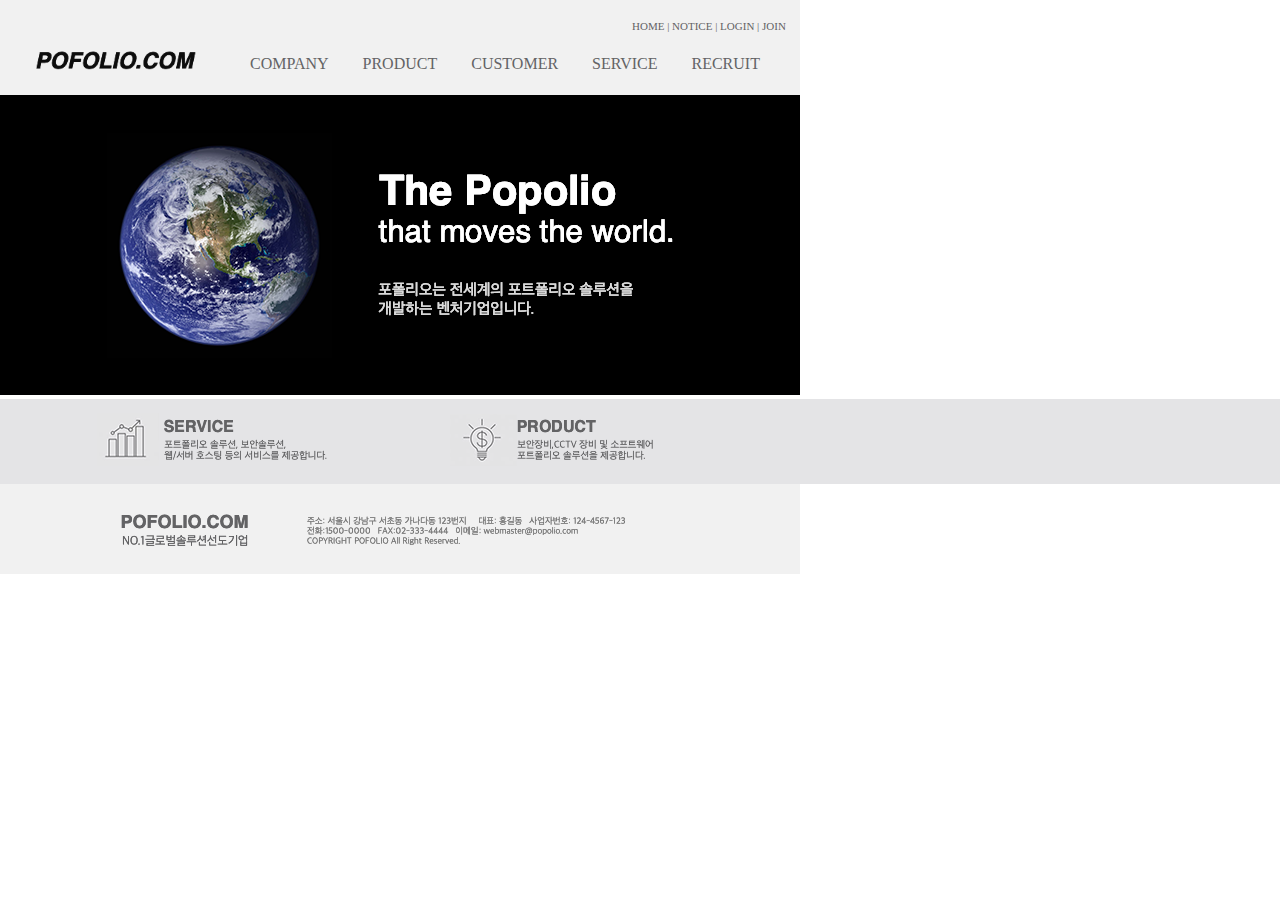
<file: pofolio.html>
<!DOCTYPE html>
<html>
<head>
<meta charset="utf-8">
<style>
* {
    margin:0;
    padding:0;
}

#header {
    width:800px;
    height:95px;
    position:relative;
    background-color:#f1f1f1;
}
#logo {
    position:absolute;
    top:30px;
    left:30px;
}
#top_menu {
    position:absolute;
    top:20px;
    left:632px;
    font-size: 11px;
    color:#636365;
}
#main_menu {
    position:absolute;
    top:55px;
    left:220px;
    font-size:16px;
    color:#636365;
}
#main_menu li {
    display:inline;
    margin-left:30px;
}
#content ul {
    background-color:#e4e4e6;
}
#content li {
    background-color:#e4e4e6;
    display:inline;
    margin-left:60px;
}
#footer {
    width:800px;
    height:90px;
    background-color:#f1f1f1;
}
#footer img {
    margin:10px 0 0 60px;
}
</style>
</head>
<body>
<div id="header">
  <div id="logo"><a href="web_aw_w.html"><img src="./img_f/logo_4_1.png" height="60px"></a></div>
  <div id="top_menu">HOME | NOTICE | LOGIN | JOIN</div>
    <ul id="main_menu">
      <li>COMPANY</li>
      <li>PRODUCT</li>
      <li>CUSTOMER</li>
      <li>SERVICE</li>
      <li>RECRUIT</li>
    </ul>
  </div>
  <div id="content">
  <img src="./img_f/main_img.png">
    <ul>
      <li><img src="./img_f/banner_1.png"></li>
      <li><img src="./img_f/banner_2.png"></li>
    </ul>
  </div>
  <div id="footer">
    <img src="./img_f/footer.png">
  </div>
</body>
</html>
</file>
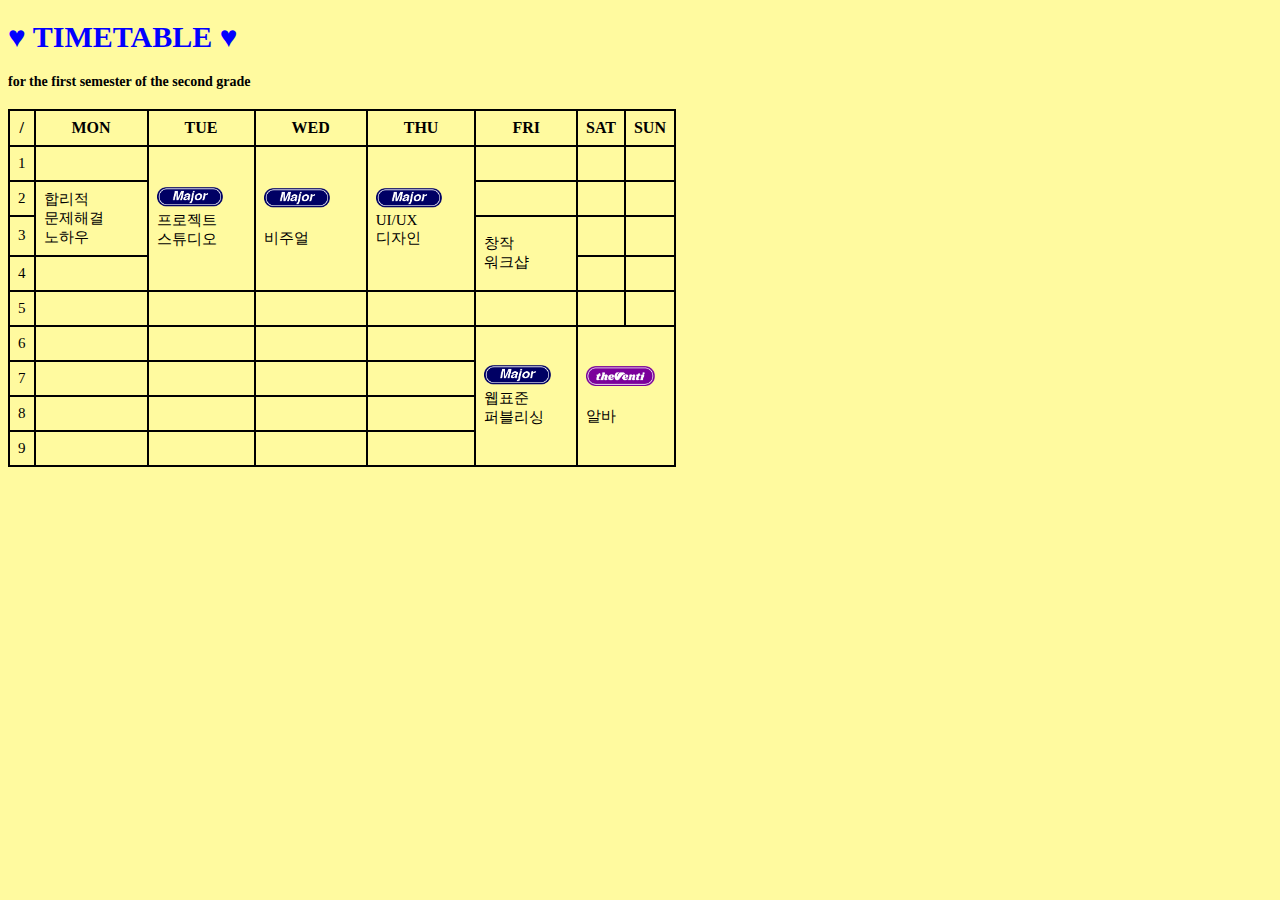
<file: timetable.html>
<!DOCTYPE html><!--22061092 이정수-->
<html lang="en" dir="ltr">
  <head>
    <meta charset="utf-8">

    <style>
      body{
        bg-color: #fffa9f;
      }
      table, tr, td{
        text align: center;
        border: solid 2px black;
        border-collapse: collapse;
        padding: 8px;
        font-size: 15px;
      }
      th{
        text align: center;
        border: solid 2px black;
        border-collapse: collapse;
        padding: 8px;
        font-size: 16px;
      }
      h1{
        text align: center;
        color: #0200ff;
        font-famliy: Helvetica;
        font-weight: Bold;
        font-size: 30px;
      }
      h4{
        text align: center;
        font-famliy: Helvetica;
        font-weight: BoldOblique;
        font-size: 14px;
      }
      a:hover{
        color: #white;
      }
      a{
        text-decoration: none;
          color:#0200ff;
      }
    </style>

    <title>22061092 이정수 시간표</title>

  </head>
  <body bgcolor="#fffa9f">
    <a href="web_aw_w.html"><h1>♥ TIMETABLE ♥</h1></a>
    <h4> for the first semester of the second grade</h4>

    <table>
      <tr>
        <th>/</th>
        <th>&nbsp;&nbsp;&nbsp;&nbsp;&nbsp;&nbsp;&nbsp;MON&nbsp;&nbsp;&nbsp;&nbsp;&nbsp;&nbsp;&nbsp;</th>
        <th>&nbsp;&nbsp;&nbsp;&nbsp;&nbsp;&nbsp;&nbsp;TUE&nbsp;&nbsp;&nbsp;&nbsp;&nbsp;&nbsp;&nbsp;</th>
        <th>&nbsp;&nbsp;&nbsp;&nbsp;&nbsp;&nbsp;&nbsp;WED&nbsp;&nbsp;&nbsp;&nbsp;&nbsp;&nbsp;&nbsp;</th>
        <th>&nbsp;&nbsp;&nbsp;&nbsp;&nbsp;&nbsp;&nbsp;THU&nbsp;&nbsp;&nbsp;&nbsp;&nbsp;&nbsp;&nbsp;</th>
        <th>&nbsp;&nbsp;&nbsp;&nbsp;&nbsp;&nbsp;&nbsp;FRI&nbsp;&nbsp;&nbsp;&nbsp;&nbsp;&nbsp;&nbsp;</th>
        <th>SAT</th>
        <th>SUN</th>
      </tr>
      <tr>
        <td>1</td>
        <td></td>
        <td rowspan="4"><img src="./img_f/b_major.png" height="20"><br>프로젝트<br>스튜디오</td>
        <td rowspan="4"><img src="./img_f/b_major.png" height="20"><br><br>비주얼</td>
        <td rowspan="4"><img src="./img_f/b_major.png" height="20"><br>UI/UX<br>디자인</td>
        <td></td>
        <td></td>
        <td></td>
      </tr>
      <tr>
        <td>2</td>
        <td rowspan="2">합리적<br>문제해결<br>노하우</td>
        <td></td>
        <td></td>
        <td></td>
      </tr>
      <tr>
        <td>3</td>
        <td rowspan="2">창작<br>워크샵</td>
        <td></td>
        <td></td>
      </tr>
      <tr>
        <td>4</td>
        <td></td>
        <td></td>
        <td></td>
      </tr>
      <tr>
        <td>5</td>
        <td></td>
        <td></td>
        <td></td>
        <td></td>
        <td></td>
        <td></td>
        <td></td>
      </tr>
      <tr>
        <td>6</td>
        <td></td>
        <td></td>
        <td></td>
        <td></td>
        <td rowspan="4"><img src="./img_f/b_major.png" height="20"><br>웹표준<br>퍼블리싱</td>
        <td rowspan="4" colspan="2"><img src="./img_f/b_the venti.png" height="20"><br><br>알바</td>

      </tr>
      <tr>
        <td>7</td>
        <td></td>
        <td></td>
        <td></td>
        <td></td>

      </tr>
      <tr>
        <td>8</td>
        <td></td>
        <td></td>
        <td></td>
        <td></td>

      </tr>
      <tr>
        <td>9</td>
        <td></td>
        <td></td>
        <td></td>
        <td></td>

      </tr>

    </table>
  </body>
</html>
</file>
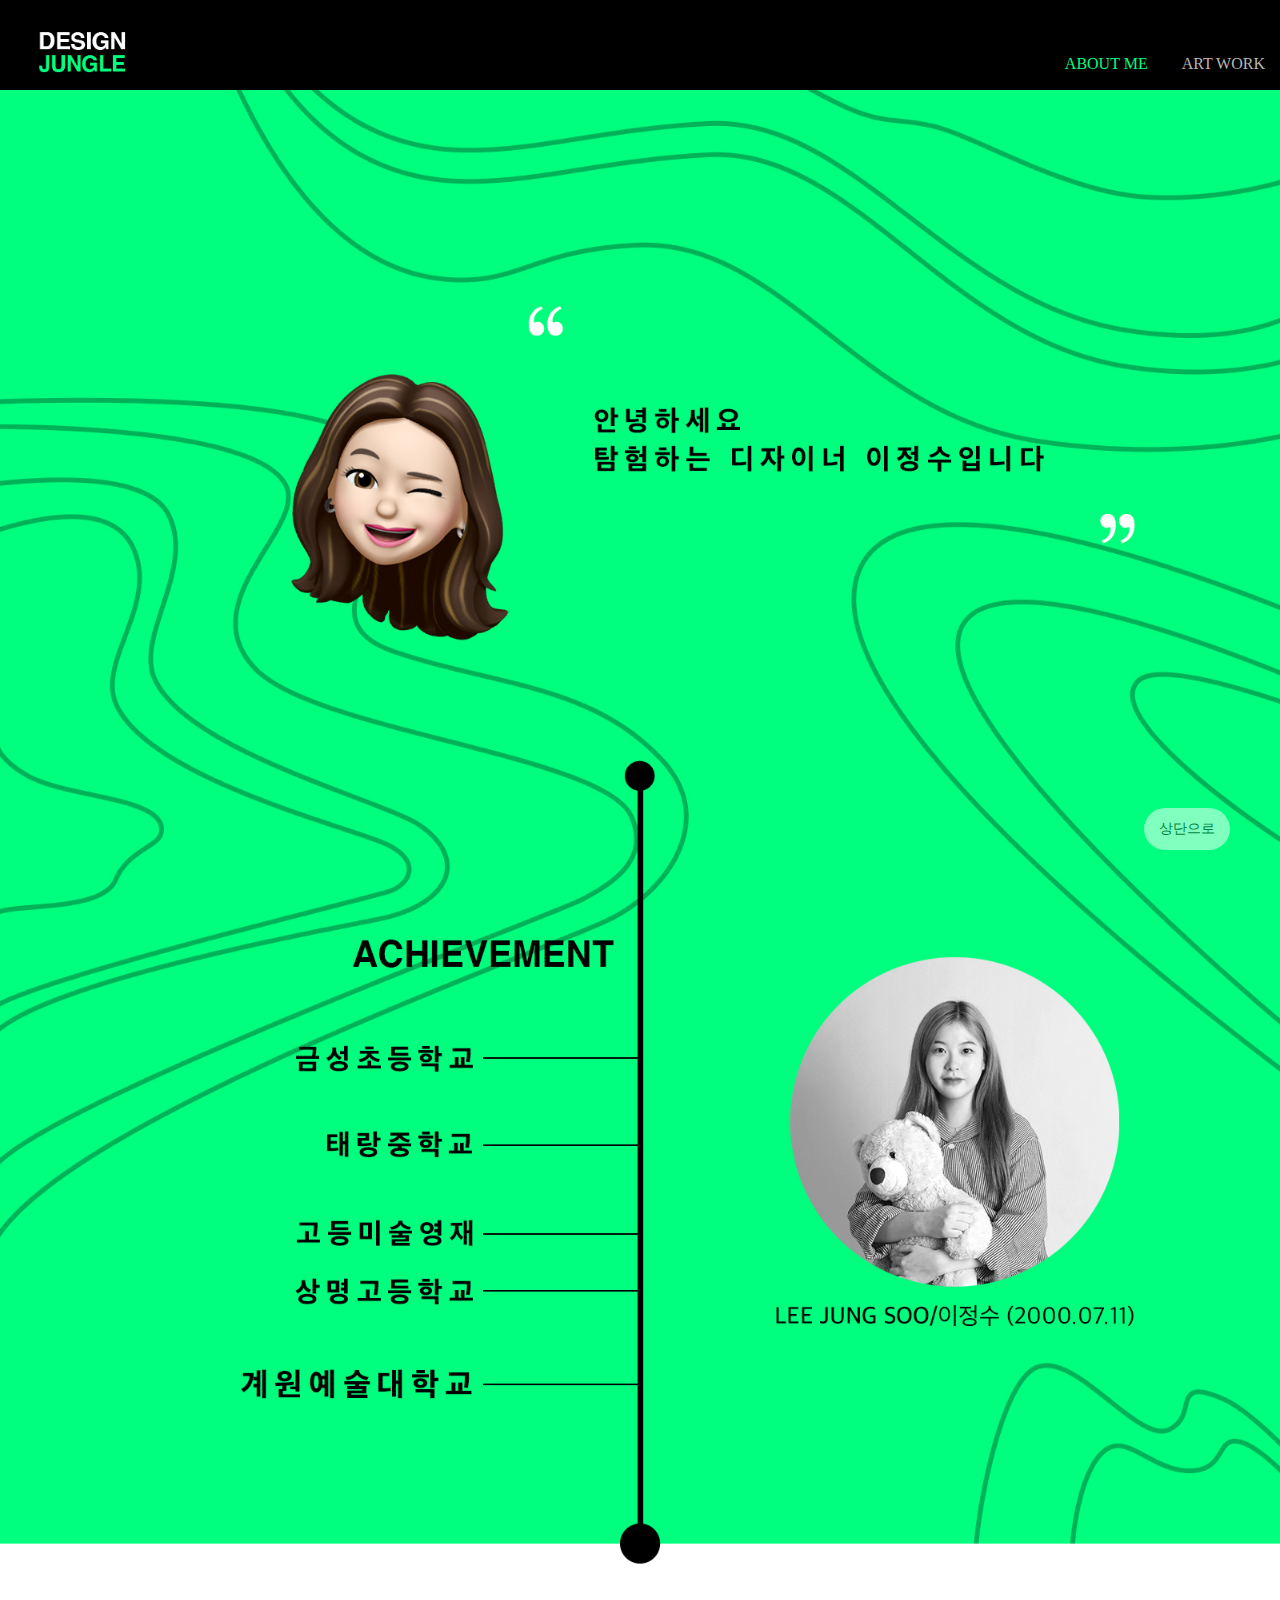
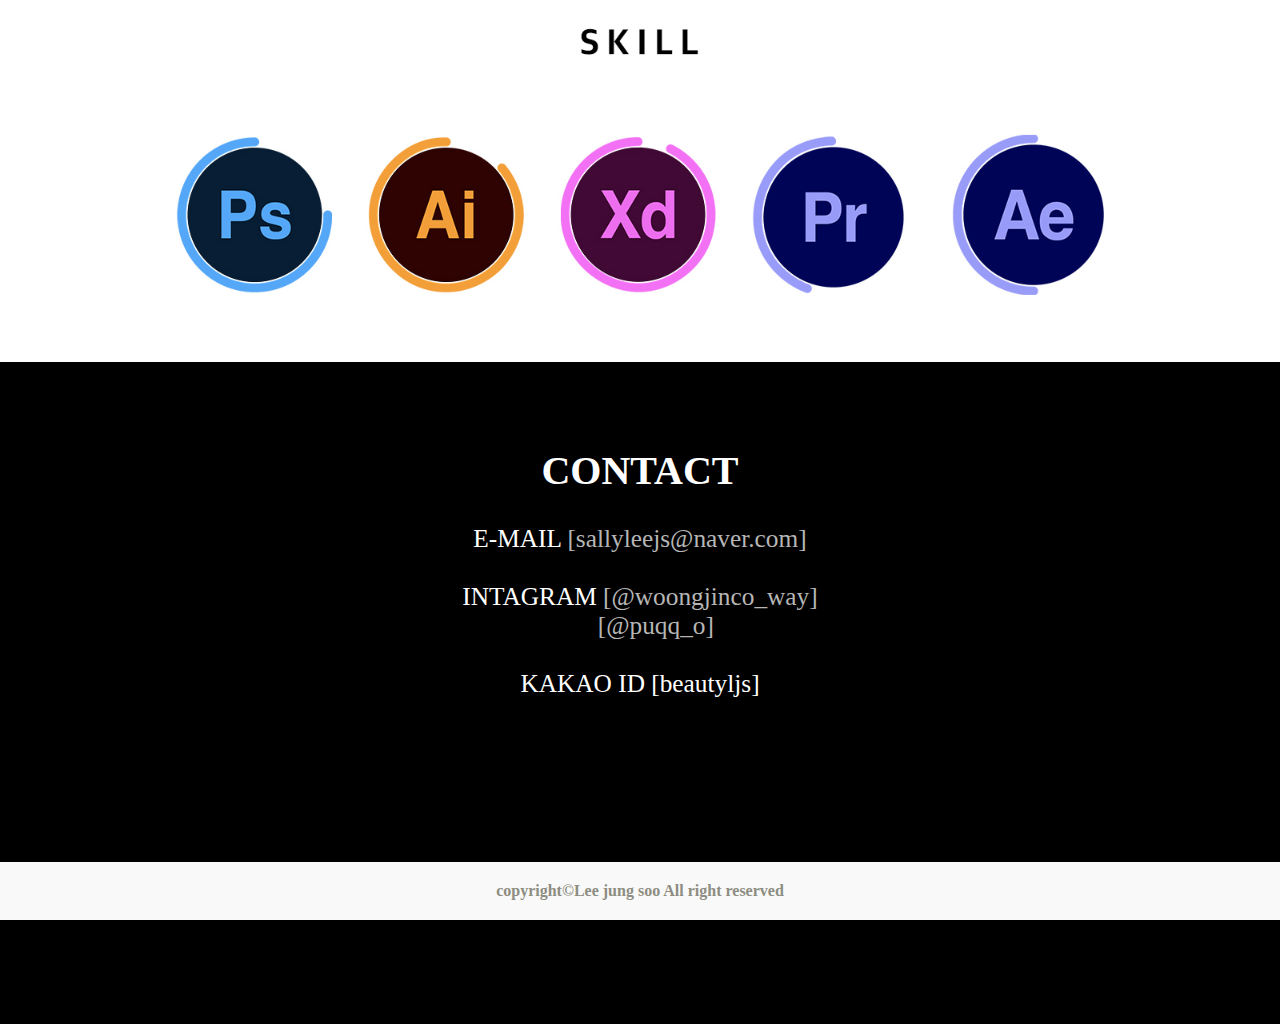
<file: web_am.html>
<!DOCTYPE html>
<html>
<head>
<meta charset="utf-8">
<style>
* {
    margin:0;
    padding:0;
}

#header {
    width:100%;
    height:90px;
    position:relative;
    background-color:black;
}
#aside {
    width:100%;
    height:500px;
    background-color: black;
}
#aside h1{
    text-align:center;
    color:white;
    font-size:30pt;
    color:white;
    padding-top:85px;
    font-family:"Apple SD 산돌고딕 Neo";
    font-weight:"강한볼드체"
}
#aside ul{
  list-style-type: none;
  margin-top:30px;
  text-align:center;
  list-type:none;
  color:white;
  font-size:19pt;
  font-family:"Apple SD 산돌고딕 Neo";
  font-weight:"일반체"
}
#aside li{
  list-style-type: none;
}
#logo {
    position:absolute;
    top:30px;
    left:30px;
}
#top_menu {
    float:right;
    margin-top:10px;
    margin-right:10px;
    font-size: 11px;
    color:#b6b6b6;
}
#main_menu {
    float:right;
    margin: 55px 15px 0 0;
    font-size:16px;
    color:#aaa;
}
#main_menu li {
    display:inline;
    margin-left:30px;
}

#content img{
    width:100%;
}

.footer{
  padding:20px;
  text-align: center;
  background: #f9f9f9;
  color: #8d8d81;
}

a:hover{
  color: #00ff7e;
}
a{
  text-decoration: none;
    color:#b6b6b6;
}
::-webkit-scrollbar {
  width: 9px;
}
::-webkit-scrollbar-track {
  background-color: #aaa;
}
::-webkit-scrollbar-thumb {
  border-radius: 8px;
  background-color: black;
}
::-webkit-scrollbar-thumb:hover {
  border-radius: 8px;
  background-color: #00d469;
}
.top{
  font-family:  '나눔스퀘어_ac ExtraBold';
  background-color: white;
  color: black;
  position: fixed;
  bottom: 50px;
  right: 50px;
  padding: 12px 15px 12px 15px;
  font-size: 14px;
  border-radius: 50px;
  opacity: 50%;
}
.top:hover{
  background-color: black;
  color: white;
  opacity: 1;
}
</style>
</head>
<body>
<div id="header">
  <div id="logo"><a href="index.html"><img src="./img_f/w_logo.png" height="60px"></a></div>
    <ul id="main_menu">
      <a href="web_am.html"><li style="color:#00ff7e;">ABOUT ME</li></a>
      <a href="web_aw_1.html"><li>ART WORK</li></a>
    </ul>
  </div>
  <div id="content">
  <img src="./img_f_2/web_am_img.jpg">
  </div>
  <div id="aside">
    <h1>CONTACT</h1>
    <ul id="aside">
      <li>E-MAIL  <a href="https://m.mail.naver.com">[sallyleejs@naver.com]</a></li>
      <li>&nbsp;&nbsp;&nbsp;</li>
      <li>INTAGRAM <a href="https://www.instagram.com/woongjinco_way/">[@woongjinco_way]</a></li>
      <li> &nbsp;&nbsp;&nbsp;&nbsp;&nbsp;<a href="https://www.instagram.com/puqq_o/">[@puqq_o]</a></li>
      <li>&nbsp;&nbsp;&nbsp;</li>
      <li>KAKAO ID [beautyljs]</li>
    </ul>
    </div>
    <div class="footer">
      <h4>copyright&copy;Lee jung soo All right reserved</h4>
    </div>
    <a href="#">
      <div class="top">
        상단으로
      </div>
    </a>
</body>
</html>
</file>
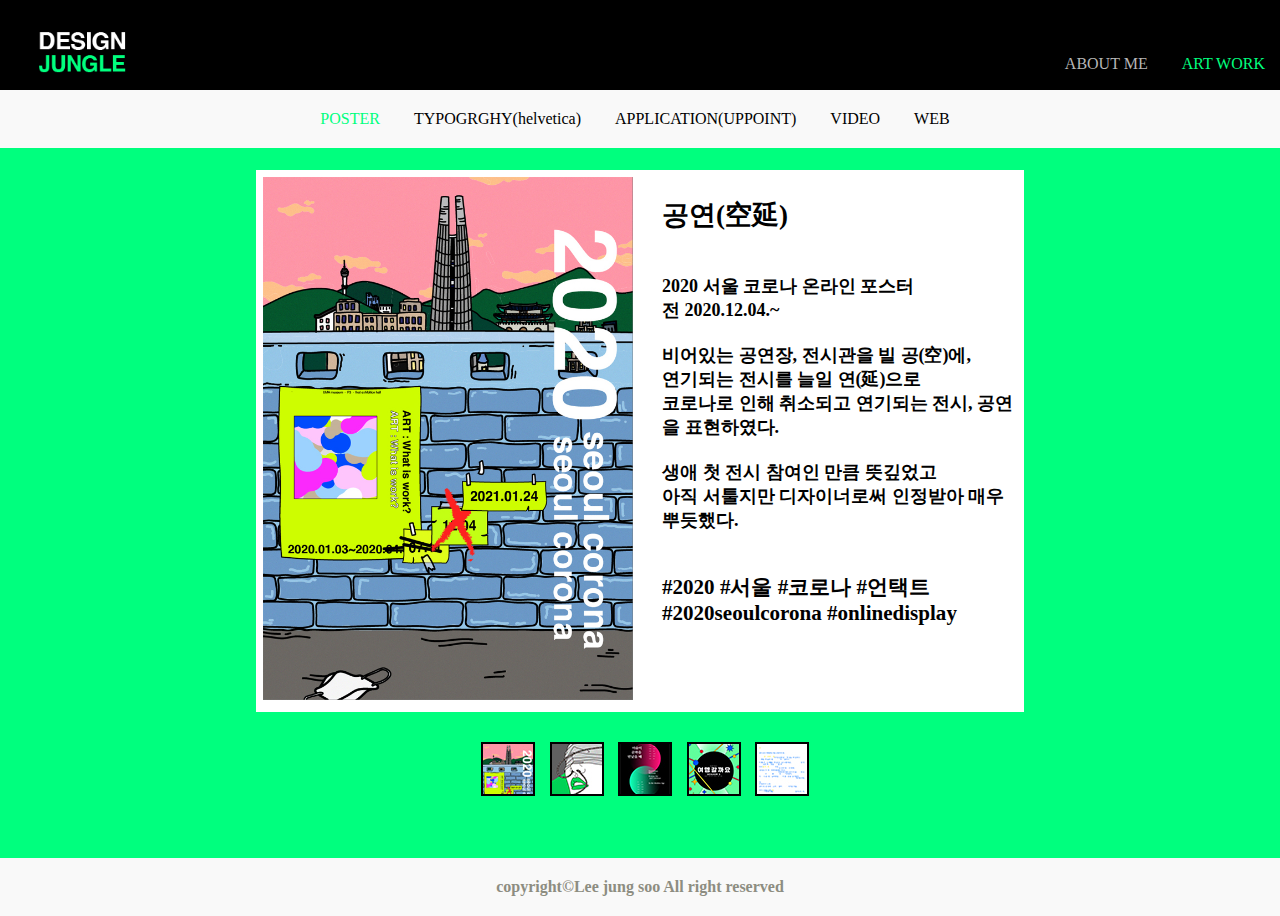
<file: web_aw_1.html>
<!DOCTYPE html><!--22061092이정수-->
<html>
<head>
<meta charset="utf-8">
<style>
* {
    margin:0;
    padding:0;
}
body{
  background-color: #00ff7e;
}
h2{
  font-family:"Apple SD 산돌고딕 Neo";
  font-weight:"강력한볼드체"
}
h3,h4{
  font-family:"Apple SD 산돌고딕 Neo";
  font-weight:"일반체"
}

#header {
    width:100%;
    height:90px;
    position:relative;
    background-color:black;
}
header #sub_menu{
  width: 100%;
  font-size:16px;
  background-color:#f9f9f9;
}
header #sub_menu ul{
  float:right;
  margin: 5px 5px 0 0;
  margin:auto;
  padding:20px;
  text-align:center;
}
header #sub_menu li{
  display:inline;
  margin-left:30px;
}
#logo {
    position:absolute;
    top:30px;
    left:30px;
}
#top_menu {
    float:right;
    margin-top:10px;
    margin-right:10px;
    font-size: 11px;
    color:#b6b6b6;
}
#main_menu {
    float:right;
    margin: 55px 15px 0 0;
    font-size:16px;
    color:#aaa;
}
#main_menu li {
    display:inline;
    margin-left:30px;
}

#content ul{
  width:800px;
  margin: 5px 5px 0 0;
  margin:auto;
  align: center;
  padding:20px;
  text-align:center;
}
#right {
    width:20%;
    height:600px;
    float:right;
    background-color:#00ff7e;
}
#center{
  width:50%;
  height:600px;
  position:center;
  background-color:#00ff7e;
}
#left {
    width:20%;
    height:600px;
    float:left;
    background-color:#00ff7e;
}
#main_title {
    width:100%;
    padding:10px;
    border:solid 5px #444444;
    margin:24px 0 0 24px;
    font-size:18px;
    color:#ffffff;
    font-weight:bold;
}
#main_img {
    padding:15px 0 0 24px;
}
#thumnail {
  text-align:center;
    padding:20px 0 20px 0;
}

#thumnail #photos {
    text-align:center;
    margin: 3px 0 0 0;
}

#thumnail #photos li {
  text-align:center;
    display:inline;
    margin-left:10px;
}
#thumnail #photos img {
    border:solid 2px black;
}
#thumnail #photos a:hover img {
    border:solid 2px #ffffff;
}

#table ul{
  float:left;

}
#table li{
  list-style-type:none;
  padding:20px 0 0 15px;
}
table{
  border-collapse: collapse;
  width:60%;
  font-size:18px;
  margin:auto;
  margin-bottom:30px;
  margin-top:80px;
}
tr{
  vertical-align: top;
}
td{
  width:50%;
  padding:7px;
}
.footer{
  padding:20px;
  text-align: center;
  background: #f9f9f9;
  color: #8d8d81;
}
a:hover{
  color: #00ff7e;
}
a{
  text-decoration: none;
    color:#b6b6b6;
}

::-webkit-scrollbar {
  width: 9px;
}
::-webkit-scrollbar-track {
  background-color: #aaa;
}
::-webkit-scrollbar-thumb {
  border-radius: 8px;
  background-color: black;
}
::-webkit-scrollbar-thumb:hover {
  border-radius: 8px;
  background-color: #00d469;
}

</style>
</head>
<body>
<div id="header">
  <div id="logo"> <a href="index.html"><img src="./img_f/w_logo.png" height="60px"></a></div>
    <ul id="main_menu">
    <a href="web_am.html"><li>ABOUT ME</li></a>
    <a href="web_aw_1.html"><li style="color:#00ff7e;">ART WORK</li></a>
    </ul>
  </div>
  <header>
  <nav id="sub_menu">
    <ul id="sub_menu">
      <a href="#"><li style="color:#00ff7e;">POSTER</li></a>
      <a href="web_aw_t.html"><li style="color:black;">TYPOGRGHY(helvetica)</li></a>
      <a href="web_aw_a.html"><li style="color:black;">APPLICATION(UPPOINT)</li></a>
      <a href="web_aw_v.html"><li style="color:black;">VIDEO</li></a>
      <a href="web_aw_w.html"><li style="color:black;">WEB</li></a>
    </ul>
    </nav>
    </header>

  <table>
    <tr>
      <td style=" background-color:#fff;"><img src="./img_f_2/p_1.jpg" width="100%"></td>
      <td style=" background-color:#fff;">
        <ul id="table">
      <li><h2>공연(空延)</h2></li>
      <li><h4><br>2020 서울 코로나 온라인 포스터 전 2020.12.04.~
      <br><br>비어있는 공연장, 전시관을 빌 공(空)에,
      <br>연기되는 전시를 늘일 연(延)으로
      <br>코로나로 인해 취소되고 연기되는 전시, 공연을  표현하였다.
    <br><br>생애 첫 전시 참여인 만큼 뜻깊었고
    <br>아직 서툴지만 디자이너로써 인정받아 매우 뿌듯했다.</h4></li>
    <li><br><h3>#2020 #서울 #코로나 #언택트
    <br>#2020seoulcorona #onlinedisplay</h3></li>
      </ul>
    </td>
    </tr>
    <tr>
      <td colspan="2"><div id="thumnail">
        <ul id="photos">
          <li><a href="#"><img src="./img_f_2/thum_1.jpg"></a></li>
          <li><a href="web_aw_1_2.html"><img src="./img_f_2/thum_2.jpg"></a></li>
          <li><a href="web_aw_1_3.html"><img src="./img_f_2/thum_3.jpg"></a></li>
          <li><a href="web_aw_1_4.html"><img src="./img_f_2/thum_4.jpg"></a></li>
          <li><a href="web_aw_1_5.html"><img src="./img_f_2/thum_5.jpg"></a></li>
        </ul>
      </div></td>
    </tr>
    </table>

  <div class="footer">
    <h4>copyright&copy;Lee jung soo All right reserved</h4>
  </div>

</body>
</html>
</file>
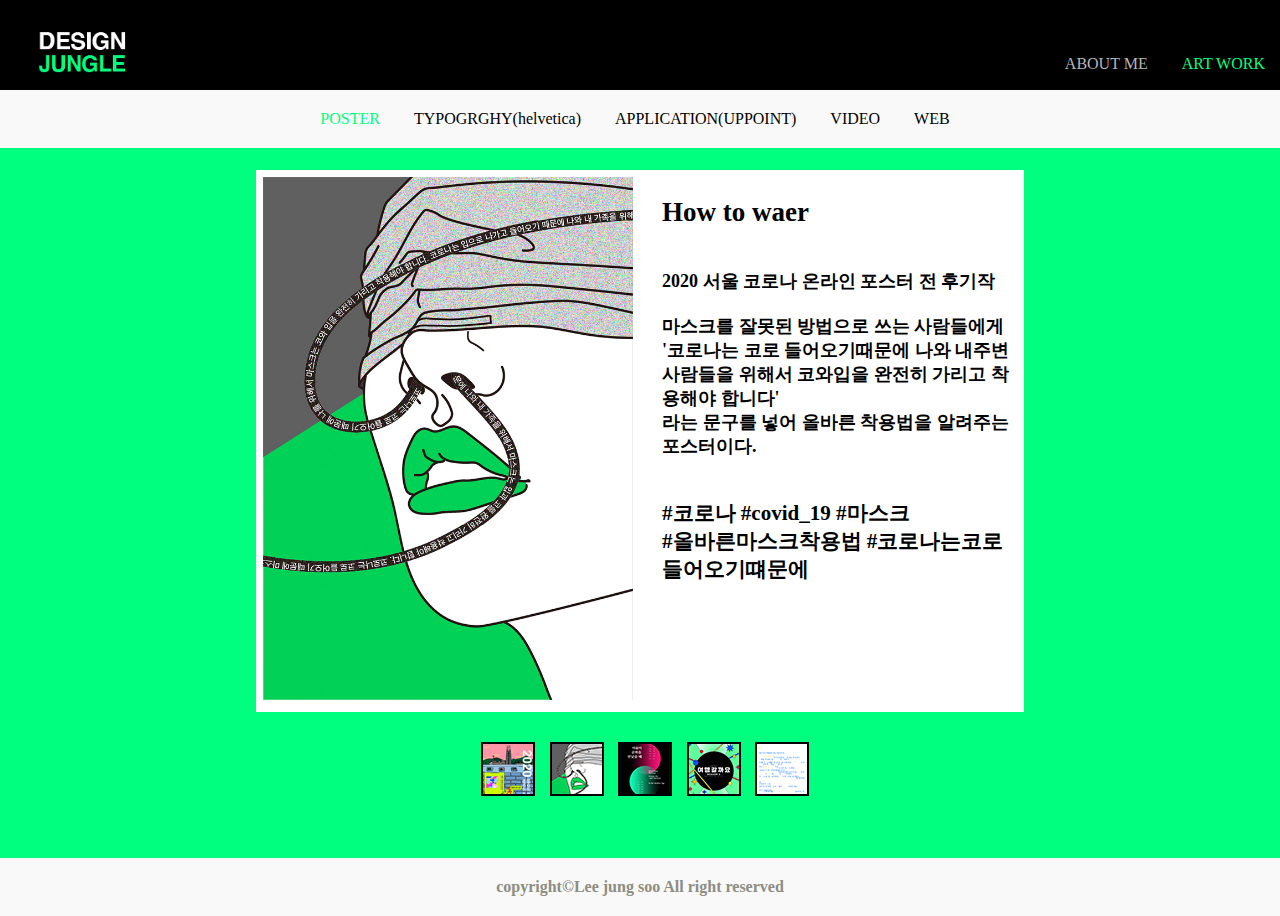
<file: web_aw_1_2.html>
<!DOCTYPE html><!--22061092이정수-->
<html>
<head>
<meta charset="utf-8">
<style>
* {
    margin:0;
    padding:0;
}
body{
  background-color: #00ff7e;
}
h2{
  font-family:"Apple SD 산돌고딕 Neo";
  font-weight:"강력한볼드체"
}
h3,h4{
  font-family:"Apple SD 산돌고딕 Neo";
  font-weight:"일반체"
}

#header {
    width:100%;
    height:90px;
    position:relative;
    background-color:black;
}
header #sub_menu{
  width: 100%;
  font-size:16px;
  background-color:#f9f9f9;
}
header #sub_menu ul{
  float:right;
  margin: 5px 5px 0 0;
  margin:auto;
  padding:20px;
  text-align:center;
}
header #sub_menu li{
  display:inline;
  margin-left:30px;
}
#logo {
    position:absolute;
    top:30px;
    left:30px;
}
#top_menu {
    float:right;
    margin-top:10px;
    margin-right:10px;
    font-size: 11px;
    color:#b6b6b6;
}
#main_menu {
    float:right;
    margin: 55px 15px 0 0;
    font-size:16px;
    color:#aaa;
}
#main_menu li {
    display:inline;
    margin-left:30px;
}

#content ul{
  width:800px;
  margin: 5px 5px 0 0;
  margin:auto;
  align: center;
  padding:20px;
  text-align:center;
}
#right {
    width:20%;
    height:600px;
    float:right;
    background-color:#00ff7e;
}
#center{
  width:50%;
  height:600px;
  position:center;
  background-color:#00ff7e;
}
#left {
    width:20%;
    height:600px;
    float:left;
    background-color:#00ff7e;
}
#main_title {
    width:100%;
    padding:10px;
    border:solid 5px #444444;
    margin:24px 0 0 24px;
    font-size:18px;
    color:#ffffff;
    font-weight:bold;
}
#main_img {
    padding:15px 0 0 24px;
}
#thumnail {
  text-align:center;
    padding:20px 0 20px 0;
}

#thumnail #photos {
    text-align:center;
    margin: 3px 0 0 0;
}

#thumnail #photos li {
  text-align:center;
    display:inline;
    margin-left:10px;
}
#thumnail #photos img {
    border:solid 2px black;
}
#thumnail #photos a:hover img {
    border:solid 2px #ffffff;
}


#table ul{
  float:left;

}
#table li{
  list-style-type:none;
  padding:20px 0 0 15px;
}
table{
  border-collapse: collapse;
  width:60%;
  font-size:18px;
  margin:auto;
  margin-bottom:30px;
  margin-top:80px;
}
tr{
  vertical-align: top;
}
td{
  width:50%;
  padding:7px;
}
.footer{
  padding:20px;
  text-align: center;
  background: #f9f9f9;
  color: #8d8d81;
}
a:hover{
  color: #00ff7e;
}
a{
  text-decoration: none;
    color:#b6b6b6;
}

::-webkit-scrollbar {
  width: 9px;
}
::-webkit-scrollbar-track {
  background-color: #aaa;
}
::-webkit-scrollbar-thumb {
  border-radius: 8px;
  background-color: black;
}
::-webkit-scrollbar-thumb:hover {
  border-radius: 8px;
  background-color: #00d469;
}

</style>
</head>
<body>
<div id="header">
  <div id="logo"> <a href="index.html"><img src="./img_f/w_logo.png" height="60px"></a></div>
    <ul id="main_menu">
    <a href="web_am.html"><li>ABOUT ME</li></a>
    <a href="web_aw_1.html"><li style="color:#00ff7e;">ART WORK</li></a>
    </ul>
  </div>
  <header>
  <nav id="sub_menu">
    <ul id="sub_menu">
      <a href="web_aw_1.html"><li style="color:#00ff7e;">POSTER</li></a>
      <a href="web_aw_t.html"><li style="color:black;">TYPOGRGHY(helvetica)</li></a>
      <a href="web_aw_a.html"><li style="color:black;">APPLICATION(UPPOINT)</li></a>
      <a href="web_aw_v.html"><li style="color:black;">VIDEO</li></a>
      <a href="web_aw_w.html"><li style="color:black;">WEB</li></a>
    </ul>
    </nav>
    </header>

  <table>
    <tr>
      <td style=" background-color:#fff;"><img src="./img_f_2/p_2.jpg" width="100%"></td>
      <td style=" background-color:#fff;">
        <ul id="table">
          <li><h2>How to waer</h2></li>
          <li><h4><br>2020 서울 코로나 온라인 포스터 전 후기작
          <br><br>마스크를 잘못된 방법으로 쓰는 사람들에게
          <br>'코로나는 코로 들어오기때문에 나와 내주변 사람들을 위해서 코와입을 완전히 가리고 착용해야 합니다'
        <br>라는 문구를 넣어 올바른 착용법을 알려주는 포스터이다.</h4></li>
        <li><br><h3>#코로나 #covid_19 #마스크
        <br>#올바른마스크착용법 #코로나는코로들어오기떄문에</h3></li>
      </ul>
    </td>
    </tr>
    <tr>
      <td colspan="2"><div id="thumnail">
        <ul id="photos">
          <li><a href="web_aw_1.html"><img src="./img_f_2/thum_1.jpg"></a></li>
          <li><a href="#"><img src="./img_f_2/thum_2.jpg"></a></li>
          <li><a href="web_aw_1_3.html"><img src="./img_f_2/thum_3.jpg"></a></li>
          <li><a href="web_aw_1_4.html"><img src="./img_f_2/thum_4.jpg"></a></li>
          <li><a href="web_aw_1_5.html"><img src="./img_f_2/thum_5.jpg"></a></li>
        </ul>
      </div></td>
    </tr>
    </table>

  <div class="footer">
    <h4>copyright&copy;Lee jung soo All right reserved</h4>
  </div>

</body>
</html>
</file>
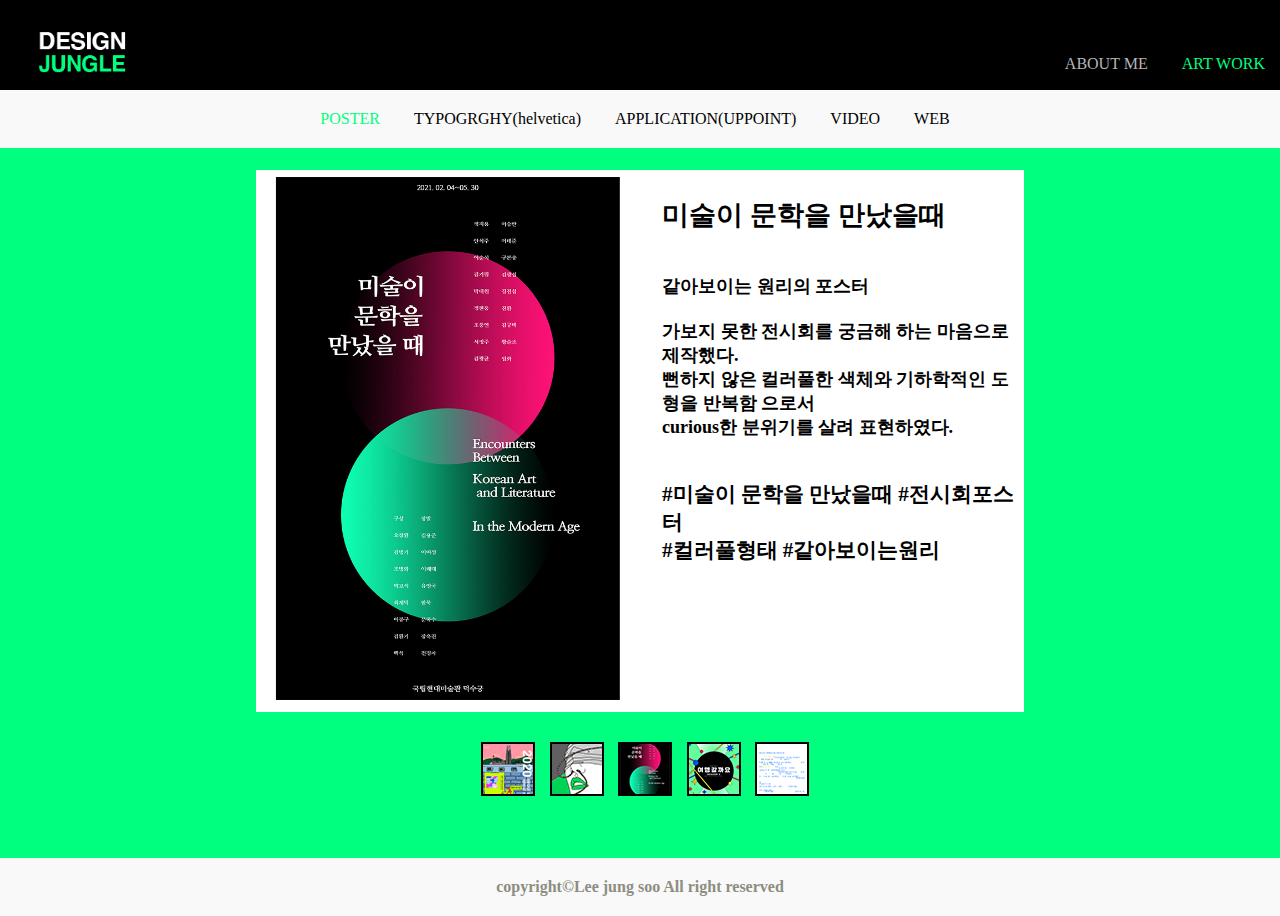
<file: web_aw_1_3.html>
<!DOCTYPE html><!--22061092이정수-->
<html>
<head>
<meta charset="utf-8">
<style>
* {
    margin:0;
    padding:0;
}
body{
  background-color: #00ff7e;
}
h2{
  font-family:"Apple SD 산돌고딕 Neo";
  font-weight:"강력한볼드체"
}
h3,h4{
  font-family:"Apple SD 산돌고딕 Neo";
  font-weight:"일반체"
}

#header {
    width:100%;
    height:90px;
    position:relative;
    background-color:black;
}
header #sub_menu{
  width: 100%;
  font-size:16px;
  background-color:#f9f9f9;
}
header #sub_menu ul{
  float:right;
  margin: 5px 5px 0 0;
  margin:auto;
  padding:20px;
  text-align:center;
}
header #sub_menu li{
  display:inline;
  margin-left:30px;
}
#logo {
    position:absolute;
    top:30px;
    left:30px;
}
#top_menu {
    float:right;
    margin-top:10px;
    margin-right:10px;
    font-size: 11px;
    color:#b6b6b6;
}
#main_menu {
    float:right;
    margin: 55px 15px 0 0;
    font-size:16px;
    color:#aaa;
}
#main_menu li {
    display:inline;
    margin-left:30px;
}

#content ul{
  width:800px;
  margin: 5px 5px 0 0;
  margin:auto;
  align: center;
  padding:20px;
  text-align:center;
}
#right {
    width:20%;
    height:600px;
    float:right;
    background-color:#00ff7e;
}
#center{
  width:50%;
  height:600px;
  position:center;
  background-color:#00ff7e;
}
#left {
    width:20%;
    height:600px;
    float:left;
    background-color:#00ff7e;
}
#main_title {
    width:100%;
    padding:10px;
    border:solid 5px #444444;
    margin:24px 0 0 24px;
    font-size:18px;
    color:#ffffff;
    font-weight:bold;
}
#main_img {
    padding:15px 0 0 24px;
}
#thumnail {
  text-align:center;
    padding:20px 0 20px 0;
}

#thumnail #photos {
    text-align:center;
    margin: 3px 0 0 0;
}

#thumnail #photos li {
  text-align:center;
    display:inline;
    margin-left:10px;
}
#thumnail #photos img {
    border:solid 2px black;
}
#thumnail #photos a:hover img {
    border:solid 2px #ffffff;
}

#table ul{
  float:left;

}
#table li{
  list-style-type:none;
  padding:20px 0 0 15px;
}
table{
  border-collapse: collapse;
  width:60%;
  font-size:18px;
  margin:auto;
  margin-bottom:30px;
  margin-top:80px;
}
tr{
  vertical-align: top;
}
td{
  width:50%;
  padding:7px;
}
.footer{
  padding:20px;
  text-align: center;
  background: #f9f9f9;
  color: #8d8d81;
}
a:hover{
  color: #00ff7e;
}
a{
  text-decoration: none;
    color:#b6b6b6;
}

::-webkit-scrollbar {
  width: 9px;
}
::-webkit-scrollbar-track {
  background-color: #aaa;
}
::-webkit-scrollbar-thumb {
  border-radius: 8px;
  background-color: black;
}
::-webkit-scrollbar-thumb:hover {
  border-radius: 8px;
  background-color: #00d469;
}

</style>
</head>
<body>
<div id="header">
  <div id="logo"> <a href="index.html"><img src="./img_f/w_logo.png" height="60px"></a></div>
    <ul id="main_menu">
    <a href="web_am.html"><li>ABOUT ME</li></a>
    <a href="web_aw_1.html"><li style="color:#00ff7e;">ART WORK</li></a>
    </ul>
  </div>
  <header>
  <nav id="sub_menu">
    <ul id="sub_menu">
      <a href="web_aw_1.html"><li style="color:#00ff7e;">POSTER</li></a>
      <a href="web_aw_t.html"><li style="color:black;">TYPOGRGHY(helvetica)</li></a>
      <a href="web_aw_a.html"><li style="color:black;">APPLICATION(UPPOINT)</li></a>
      <a href="web_aw_v.html"><li style="color:black;">VIDEO</li></a>
      <a href="web_aw_w.html"><li style="color:black;">WEB</li></a>
    </ul>
    </nav>
    </header>

  <table>
    <tr>
      <td style=" background-color:#fff;"><img src="./img_f_2/p_3.jpg" width="100%"></td>
      <td style=" background-color:#fff;">
        <ul id="table">
          <li><h2>미술이 문학을 만났을때</h2></li>
          <li><h4><br>같아보이는 원리의 포스터
          <br><br>가보지 못한 전시회를 궁금해 하는 마음으로 제작했다.
          <br>뻔하지 않은 컬러풀한 색체와 기하학적인 도형을 반복함 으로서
        <br>curious한 분위기를 살려 표현하였다.</h4></li>
        <li><br><h3>#미술이 문학을 만났을때 #전시회포스터
        <br>#컬러풀형태 #같아보이는원리</h3></li>
      </ul>
    </td>
    </tr>
    <tr>
      <td colspan="2"><div id="thumnail">
        <ul id="photos">
          <li><a href="web_aw_1.html"><img src="./img_f_2/thum_1.jpg"></a></li>
          <li><a href="web_aw_1_2.html"><img src="./img_f_2/thum_2.jpg"></a></li>
          <li><a href="#"><img src="./img_f_2/thum_3.jpg"></a></li>
          <li><a href="web_aw_1_4.html"><img src="./img_f_2/thum_4.jpg"></a></li>
          <li><a href="web_aw_1_5.html"><img src="./img_f_2/thum_5.jpg"></a></li>
        </ul>
      </div></td>
    </tr>
    </table>

  <div class="footer">
    <h4>copyright&copy;Lee jung soo All right reserved</h4>
  </div>

</body>
</html>
</file>
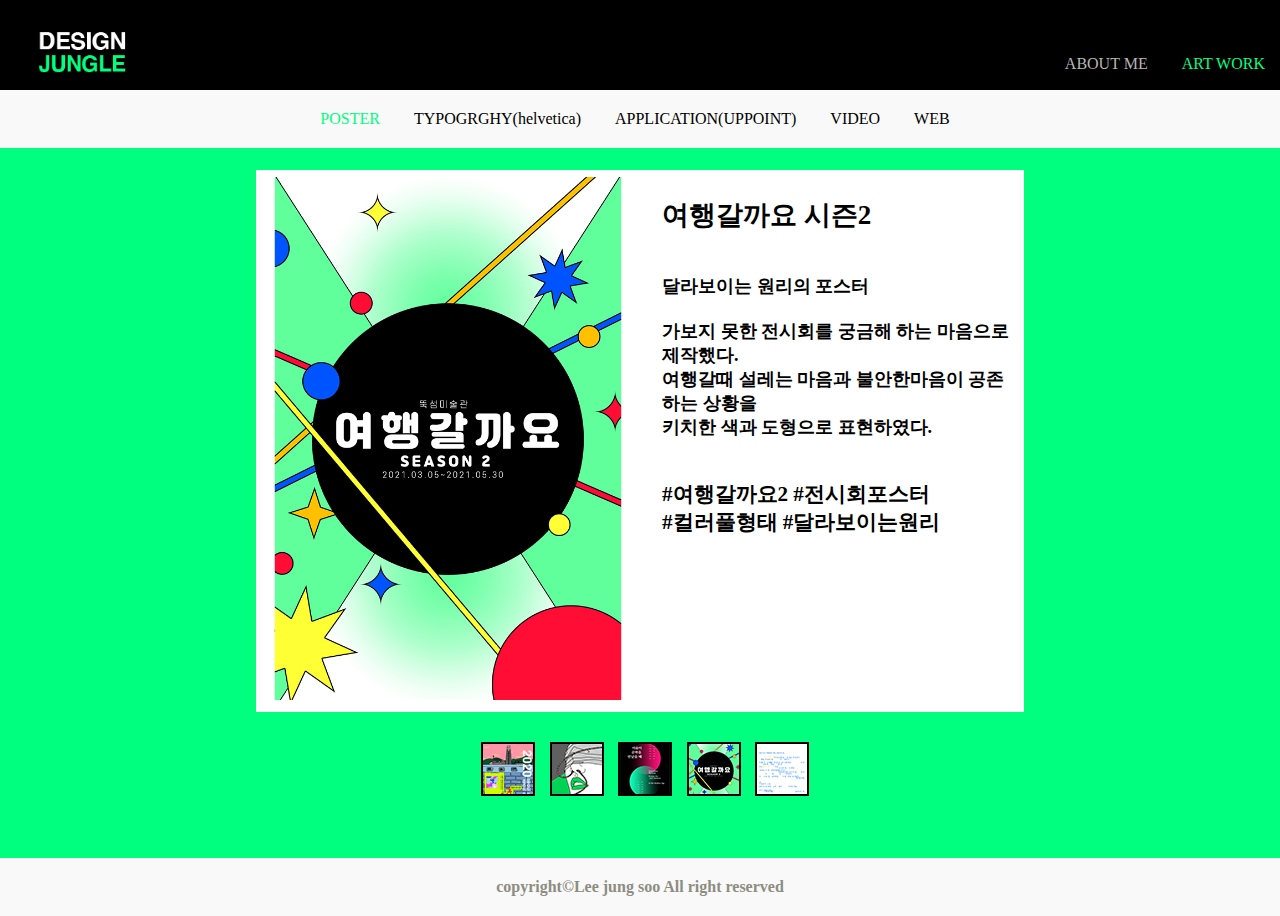
<file: web_aw_1_4.html>
<!DOCTYPE html><!--22061092이정수-->
<html>
<head>
<meta charset="utf-8">
<style>
* {
    margin:0;
    padding:0;
}
body{
  background-color: #00ff7e;
}
h2{
  font-family:"Apple SD 산돌고딕 Neo";
  font-weight:"강력한볼드체"
}
h3,h4{
  font-family:"Apple SD 산돌고딕 Neo";
  font-weight:"일반체"
}

#header {
    width:100%;
    height:90px;
    position:relative;
    background-color:black;
}
header #sub_menu{
  width: 100%;
  font-size:16px;
  background-color:#f9f9f9;
}
header #sub_menu ul{
  float:right;
  margin: 5px 5px 0 0;
  margin:auto;
  padding:20px;
  text-align:center;
}
header #sub_menu li{
  display:inline;
  margin-left:30px;
}
#logo {
    position:absolute;
    top:30px;
    left:30px;
}
#top_menu {
    float:right;
    margin-top:10px;
    margin-right:10px;
    font-size: 11px;
    color:#b6b6b6;
}
#main_menu {
    float:right;
    margin: 55px 15px 0 0;
    font-size:16px;
    color:#aaa;
}
#main_menu li {
    display:inline;
    margin-left:30px;
}

#content ul{
  width:800px;
  margin: 5px 5px 0 0;
  margin:auto;
  align: center;
  padding:20px;
  text-align:center;
}
#right {
    width:20%;
    height:600px;
    float:right;
    background-color:#00ff7e;
}
#center{
  width:50%;
  height:600px;
  position:center;
  background-color:#00ff7e;
}
#left {
    width:20%;
    height:600px;
    float:left;
    background-color:#00ff7e;
}
#main_title {
    width:100%;
    padding:10px;
    border:solid 5px #444444;
    margin:24px 0 0 24px;
    font-size:18px;
    color:#ffffff;
    font-weight:bold;
}
#main_img {
    padding:15px 0 0 24px;
}
#thumnail {
  text-align:center;
    padding:20px 0 20px 0;
}

#thumnail #photos {
    text-align:center;
    margin: 3px 0 0 0;
}

#thumnail #photos li {
  text-align:center;
    display:inline;
    margin-left:10px;
}
#thumnail #photos img {
    border:solid 2px black;
}
#thumnail #photos a:hover img {
    border:solid 2px #ffffff;
}

#table ul{
  float:left;

}
#table li{
  list-style-type:none;
  padding:20px 0 0 15px;
}
table{
  border-collapse: collapse;
  width:60%;
  font-size:18px;
  margin:auto;
  margin-bottom:30px;
  margin-top:80px;
}
tr{
  vertical-align: top;
}
td{
  width:50%;
  padding:7px;
}
.footer{
  padding:20px;
  text-align: center;
  background: #f9f9f9;
  color: #8d8d81;
}
a:hover{
  color: #00ff7e;
}
a{
  text-decoration: none;
    color:#b6b6b6;
}

::-webkit-scrollbar {
  width: 9px;
}
::-webkit-scrollbar-track {
  background-color: #aaa;
}
::-webkit-scrollbar-thumb {
  border-radius: 8px;
  background-color: black;
}
::-webkit-scrollbar-thumb:hover {
  border-radius: 8px;
  background-color: #00d469;
}

</style>
</head>
<body>
<div id="header">
  <div id="logo"> <a href="web_p.html"><img src="./img_f/w_logo.png" height="60px"></a></div>
    <ul id="main_menu">
    <a href="web_am.html"><li>ABOUT ME</li></a>
    <a href="web_aw_1.html"><li style="color:#00ff7e;">ART WORK</li></a>
    </ul>
  </div>
  <header>
  <nav id="sub_menu">
    <ul id="sub_menu">
      <a href="web_aw_1.html"><li style="color:#00ff7e;">POSTER</li></a>
      <a href="web_aw_t.html"><li style="color:black;">TYPOGRGHY(helvetica)</li></a>
      <a href="web_aw_a.html"><li style="color:black;">APPLICATION(UPPOINT)</li></a>
      <a href="web_aw_v.html"><li style="color:black;">VIDEO</li></a>
      <a href="web_aw_w.html"><li style="color:black;">WEB</li></a>
    </ul>
    </nav>
    </header>

  <table>
    <tr>
      <td style=" background-color:#fff;"><img src="./img_f_2/p_4.jpg" width="100%"></td>
      <td style=" background-color:#fff;">
        <ul id="table">
          <li><h2>여행갈까요 시즌2</h2></li>
          <li><h4><br>달라보이는 원리의 포스터
          <br><br>가보지 못한 전시회를 궁금해 하는 마음으로 제작했다.
          <br>여행갈때 설레는 마음과 불안한마음이 공존하는 상황을
        <br>키치한 색과 도형으로 표현하였다.</h4></li>
        <li><br><h3>#여행갈까요2 #전시회포스터
        <br>#컬러풀형태 #달라보이는원리</h3></li>
      </ul>
    </td>
    </tr>
    <tr>
      <td colspan="2"><div id="thumnail">
        <ul id="photos">
          <li><a href="web_aw_1.html"><img src="./img_f_2/thum_1.jpg"></a></li>
          <li><a href="web_aw_1_2.html"><img src="./img_f_2/thum_2.jpg"></a></li>
          <li><a href="web_aw_1_3.html"><img src="./img_f_2/thum_3.jpg"></a></li>
          <li><a href="#"><img src="./img_f_2/thum_4.jpg"></a></li>
          <li><a href="web_aw_1_5.html"><img src="./img_f_2/thum_5.jpg"></a></li>
        </ul>
      </div></td>
    </tr>
    </table>

  <div class="footer">
    <h4>copyright&copy;Lee jung soo All right reserved</h4>
  </div>

</body>
</html>
</file>
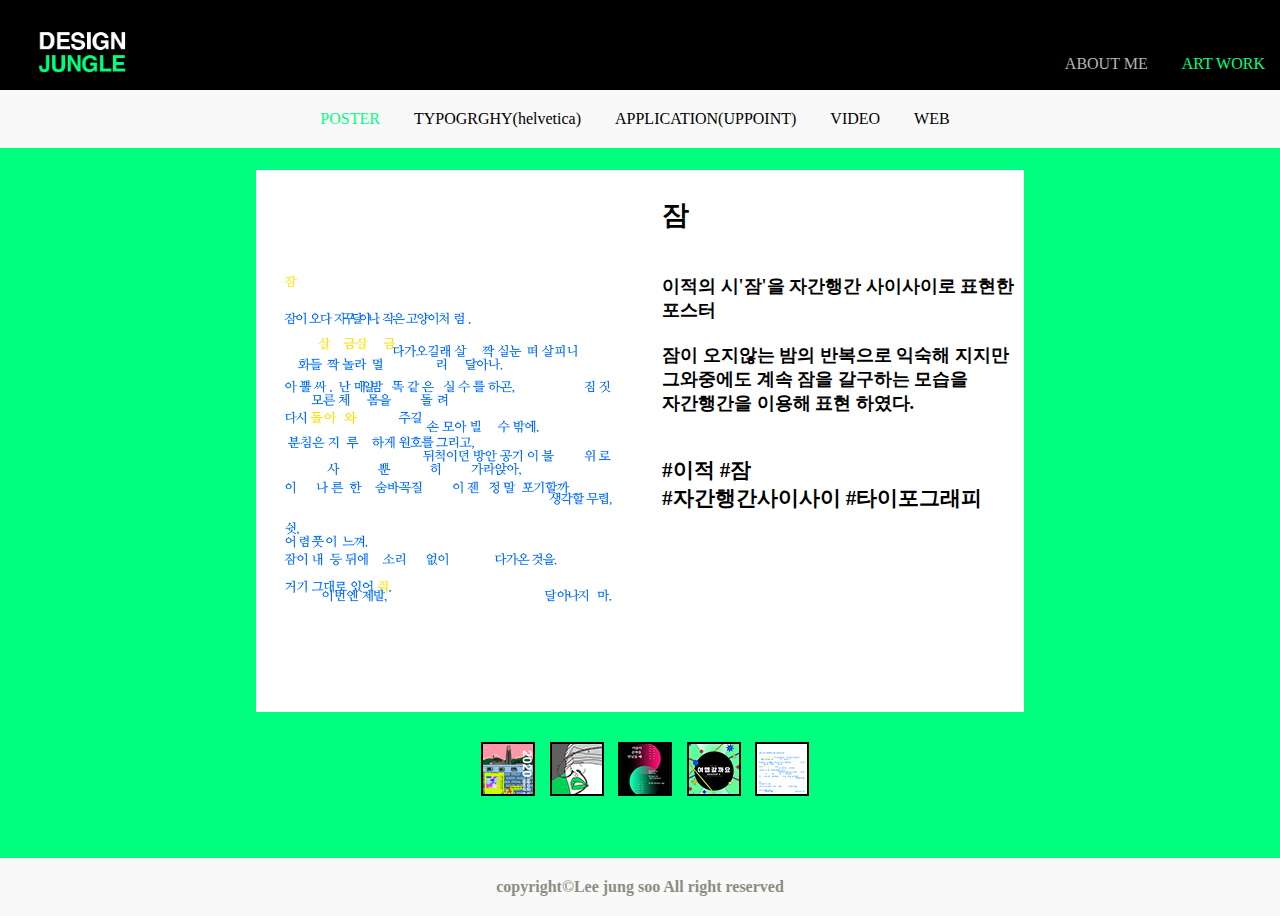
<file: web_aw_1_5.html>
<!DOCTYPE html><!--22061092이정수-->
<html>
<head>
<meta charset="utf-8">
<style>
* {
    margin:0;
    padding:0;
}
body{
  background-color: #00ff7e;
}
h2{
  font-family:"Apple SD 산돌고딕 Neo";
  font-weight:"강력한볼드체"
}
h3,h4{
  font-family:"Apple SD 산돌고딕 Neo";
  font-weight:"일반체"
}

#header {
    width:100%;
    height:90px;
    position:relative;
    background-color:black;
}
header #sub_menu{
  width: 100%;
  font-size:16px;
  background-color:#f9f9f9;
}
header #sub_menu ul{
  float:right;
  margin: 5px 5px 0 0;
  margin:auto;
  padding:20px;
  text-align:center;
}
header #sub_menu li{
  display:inline;
  margin-left:30px;
}
#logo {
    position:absolute;
    top:30px;
    left:30px;
}
#top_menu {
    float:right;
    margin-top:10px;
    margin-right:10px;
    font-size: 11px;
    color:#b6b6b6;
}
#main_menu {
    float:right;
    margin: 55px 15px 0 0;
    font-size:16px;
    color:#aaa;
}
#main_menu li {
    display:inline;
    margin-left:30px;
}

#content ul{
  width:800px;
  margin: 5px 5px 0 0;
  margin:auto;
  align: center;
  padding:20px;
  text-align:center;
}
#right {
    width:20%;
    height:600px;
    float:right;
    background-color:#00ff7e;
}
#center{
  width:50%;
  height:600px;
  position:center;
  background-color:#00ff7e;
}
#left {
    width:20%;
    height:600px;
    float:left;
    background-color:#00ff7e;
}
#main_title {
    width:100%;
    padding:10px;
    border:solid 5px #444444;
    margin:24px 0 0 24px;
    font-size:18px;
    color:#ffffff;
    font-weight:bold;
}
#main_img {
    padding:15px 0 0 24px;
}
#thumnail {
  text-align:center;
    padding:20px 0 20px 0;
}

#thumnail #photos {
    text-align:center;
    margin: 3px 0 0 0;
}

#thumnail #photos li {
  text-align:center;
    display:inline;
    margin-left:10px;
}
#thumnail #photos img {
    border:solid 2px black;
}
#thumnail #photos a:hover img {
    border:solid 2px #ffffff;
}

#table ul{
  float:left;

}
#table li{
  list-style-type:none;
  padding:20px 0 0 15px;
}
table{
  border-collapse: collapse;
  width:60%;
  font-size:18px;
  margin:auto;
  margin-bottom:30px;
  margin-top:80px;
}
tr{
  vertical-align: top;
}
td{
  width:50%;
  padding:7px;
}
.footer{
  padding:20px;
  text-align: center;
  background: #f9f9f9;
  color: #8d8d81;
}
a:hover{
  color: #00ff7e;
}
a{
  text-decoration: none;
    color:#b6b6b6;
}

::-webkit-scrollbar {
  width: 9px;
}
::-webkit-scrollbar-track {
  background-color: #aaa;
}
::-webkit-scrollbar-thumb {
  border-radius: 8px;
  background-color: black;
}
::-webkit-scrollbar-thumb:hover {
  border-radius: 8px;
  background-color: #00d469;
}

</style>
</head>
<body>
<div id="header">
  <div id="logo"> <a href="web_p.html"><img src="./img_f/w_logo.png" height="60px"></a></div>
    <ul id="main_menu">
    <a href="web_am.html"><li>ABOUT ME</li></a>
    <a href="web_aw_1.html"><li style="color:#00ff7e;">ART WORK</li></a>
    </ul>
  </div>
  <header>
  <nav id="sub_menu">
    <ul id="sub_menu">
      <a href="web_aw_1.html"><li style="color:#00ff7e;">POSTER</li></a>
      <a href="web_aw_t.html"><li style="color:black;">TYPOGRGHY(helvetica)</li></a>
      <a href="web_aw_a.html"><li style="color:black;">APPLICATION(UPPOINT)</li></a>
      <a href="web_aw_v.html"><li style="color:black;">VIDEO</li></a>
      <a href="web_aw_w.html"><li style="color:black;">WEB</li></a>
    </ul>
    </nav>
    </header>

  <table>
    <tr>
      <td style=" background-color:#fff;"><img src="./img_f_2/p_5.jpg" width="100%"></td>
      <td style=" background-color:#fff;">
        <ul id="table">
          <li><h2>잠</h2></li>
          <li><h4><br>이적의 시'잠'을 자간행간 사이사이로 표현한 포스터
          <br><br>잠이 오지않는 밤의 반복으로 익숙해 지지만
          <br>그와중에도 계속 잠을 갈구하는 모습을
        <br>자간행간을 이용해 표현 하였다.</h4></li>
        <li><br><h3>#이적 #잠
        <br>#자간행간사이사이 #타이포그래피</h3></li>
      </ul>
    </td>
    </tr>
    <tr>
      <td colspan="2"><div id="thumnail">
        <ul id="photos">
          <li><a href="web_aw_1.html"><img src="./img_f_2/thum_1.jpg"></a></li>
          <li><a href="web_aw_1_2.html"><img src="./img_f_2/thum_2.jpg"></a></li>
          <li><a href="web_aw_1_3.html"><img src="./img_f_2/thum_3.jpg"></a></li>
          <li><a href="web_aw_1_4.html"><img src="./img_f_2/thum_4.jpg"></a></li>
          <li><a href="#"><img src="./img_f_2/thum_5.jpg"></a></li>
        </ul>
      </div></td>
    </tr>
    </table>

  <div class="footer">
    <h4>copyright&copy;Lee jung soo All right reserved</h4>
  </div>

</body>
</html>
</file>
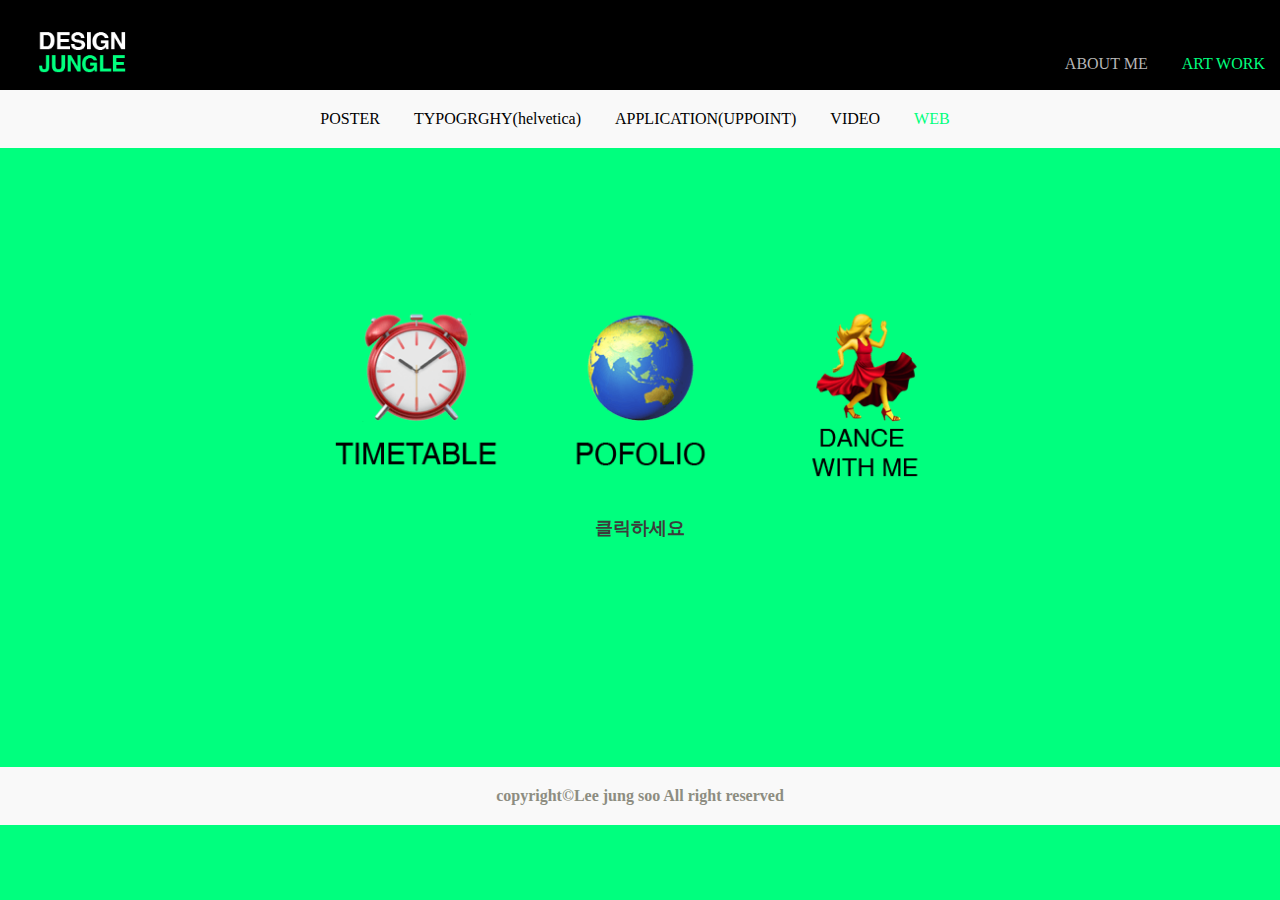
<file: web_aw_w.html>
<!DOCTYPE html><!--22061092이정수-->
<html>
<head>
<meta charset="utf-8">
<style>
* {
    margin:0;
    padding:0;
}
body{
  background-color: #00ff7e;
}
h2{
  font-family:"Apple SD 산돌고딕 Neo";
  font-weight:"강력한볼드체"
}
h3,h4{
  font-family:"Apple SD 산돌고딕 Neo";
  font-weight:"일반체"
}

#header {
    width:100%;
    height:90px;
    position:relative;
    background-color:black;
}
header #sub_menu{
  width: 100%;
  font-size:16px;
  background-color:#f9f9f9;
}
header #sub_menu ul{
  float:right;
  margin: 5px 5px 0 0;
  margin:auto;
  padding:20px;
  text-align:center;
}
header #sub_menu li{
  display:inline;
  margin-left:30px;
}
#logo {
    position:absolute;
    top:30px;
    left:30px;
}
#top_menu {
    float:right;
    margin-top:10px;
    margin-right:10px;
    font-size: 11px;
    color:#b6b6b6;
}
#main_menu {
    float:right;
    margin: 55px 15px 0 0;
    font-size:16px;
    color:#aaa;
}
#main_menu li {
    display:inline;
    margin-left:30px;
}

#content ul{
  width:800px;
  margin: 5px 5px 0 0;
  margin:auto;
  align: center;
  padding:20px;
  text-align:center;
}
#right {
    width:20%;
    height:600px;
    float:right;
    background-color:#00ff7e;
}
#center{
  width:50%;
  height:600px;
  position:center;
  background-color:#00ff7e;
}
#left {
    width:20%;
    height:600px;
    float:left;
    background-color:#00ff7e;
}
#main_title {
    width:100%;
    padding:10px;
    border:solid 5px #444444;
    margin:24px 0 0 24px;
    font-size:18px;
    color:#ffffff;
    font-weight:bold;
}
#main_img {
    padding:15px 0 0 24px;
}
#thumnail {
  text-align:center;
    padding:20px 0 20px 0;
}

#thumnail #photos {
    text-align:center;
    margin: 3px 0 0 0;
}

#thumnail #photos li {
  text-align:center;
    display:inline;
    margin-left:10px;
}
#thumnail #photos img {
    border:solid 2px black;
}
#thumnail #photos a:hover img {
    border:solid 2px #ffffff;
}

#table ul{
  float:left;

}
#table li{
  list-style-type:none;
  padding:20px 0 0 15px;
}
table{
  border-collapse: collapse;
  width:60%;
  font-size:18px;
  margin:auto;
  margin-bottom:220px;
  margin-top:180px;
}
tr{
  vertical-align: top;
}
td{
  width:100%;
  padding:7px;
}
td img{
  display:inline;
  margin:15px;
}
.footer{
  padding:20px;
  text-align: center;
  background: #f9f9f9;
  color: #8d8d81;
}
a:hover{
  color: #00ff7e;
}
a{
  text-decoration: none;
    color:#b6b6b6;
}

::-webkit-scrollbar {
  width: 9px;
}
::-webkit-scrollbar-track {
  background-color: #aaa;
}
::-webkit-scrollbar-thumb {
  border-radius: 8px;
  background-color: black;
}
::-webkit-scrollbar-thumb:hover {
  border-radius: 8px;
  background-color: #00d469;
}

</style>
</head>
<body>
<div id="header">
  <div id="logo"> <a href="index.html"><img src="./img_f/w_logo.png" height="60px"></a></div>
    <ul id="main_menu">
    <a href="web_am.html"><li>ABOUT ME</li></a>
    <a href="web_aw_1.html"><li style="color:#00ff7e;">ART WORK</li></a>
    </ul>
  </div>
  <header>
  <nav id="sub_menu">
    <ul id="sub_menu">
      <a href="web_aw_1.html"><li style="color:black;">POSTER</li></a>
      <a href="web_aw_t.html"><li style="color:black;">TYPOGRGHY(helvetica)</li></a>
      <a href="web_aw_a.html"><li style="color:black;">APPLICATION(UPPOINT)</li></a>
      <a href="web_aw_v.html"><li style="color:black;">VIDEO</li></a>
      <a href="#"><li style="color:#00ff7e;">WEB</li></a>
    </ul>
    </nav>
    </header>

  <table>
     <tr>
      <td style="text-align:center;">
      <a href="timetable.html"><img src="./img_f/b_tt.png" width="190px"></a>
      <a href="pofolio.html"><img src="./img_f/b_pofo.png" width="190px"></a>
      <a href="dance.html"><img src="./img_f/b_dwm.png" width="190px"></a>
      </td>
     </tr>
     <tr>
       <td>
         <h4 style="text-align:center; color:#3c3c3b;">클릭하세요</h4>
       </td>
     </tr>
  </table>

  <div class="footer">
    <h4>copyright&copy;Lee jung soo All right reserved</h4>
  </div>

</body>
</html>
</file>
